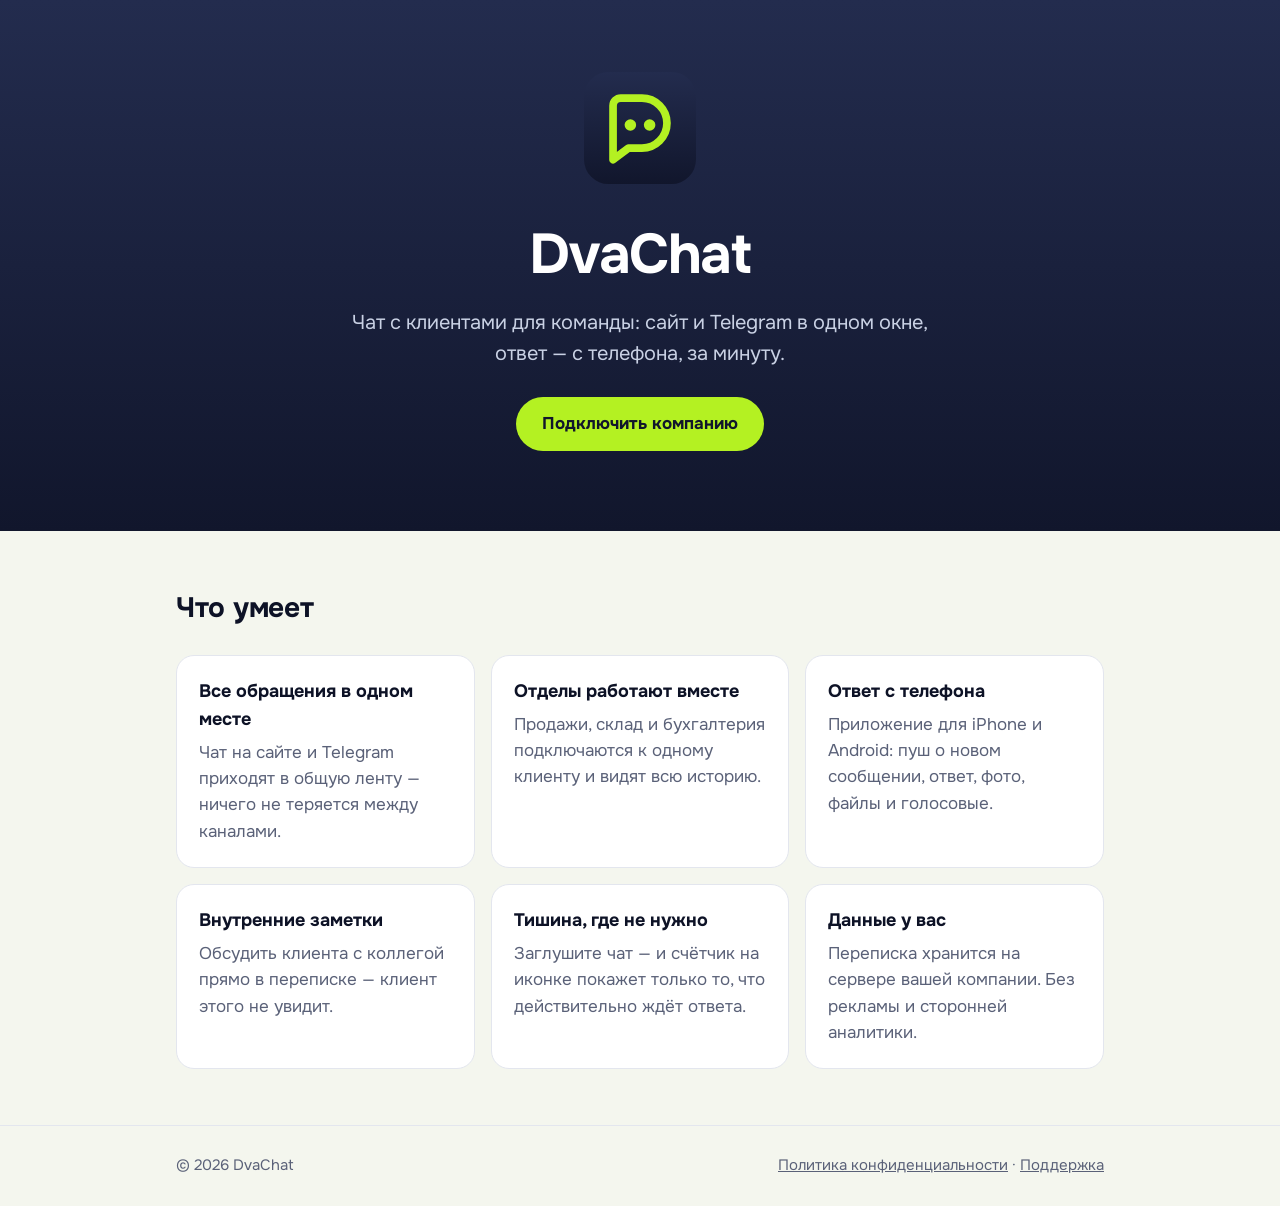
<file: index.html>
<!doctype html>
<html lang="ru">
<head>
<meta charset="utf-8">
<meta name="viewport" content="width=device-width, initial-scale=1">
<title>DvaChat — чат с клиентами</title>
<meta name="description" content="DvaChat — рабочее приложение менеджеров: чат на сайте и Telegram в одном окне, ответы с телефона, работа отделов над одним клиентом.">
<link rel="icon" href="/icon-small.svg" type="image/svg+xml">
<meta name="theme-color" content="#0D1226">
<link rel="preconnect" href="https://fonts.bunny.net">
<link rel="stylesheet" href="https://fonts.bunny.net/css?family=onest:400,500,700&display=swap">
<link rel="stylesheet" href="/style.css">
</head>
<body>
<header class="hero">
  <div class="wrap">
    <img src="/icon.svg" alt="">
    <h1>DvaChat</h1>
    <p>Чат с клиентами для команды: сайт и Telegram в одном окне, ответ — с телефона, за минуту.</p>
    <a class="cta" href="mailto:support@dvachat.ru?subject=DvaChat">Подключить компанию</a>
  </div>
</header>

<main>
<section>
  <div class="wrap">
    <h2>Что умеет</h2>
    <div class="grid">
      <div class="card"><h3>Все обращения в одном месте</h3><p>Чат на сайте и Telegram приходят в общую ленту — ничего не теряется между каналами.</p></div>
      <div class="card"><h3>Отделы работают вместе</h3><p>Продажи, склад и бухгалтерия подключаются к одному клиенту и видят всю историю.</p></div>
      <div class="card"><h3>Ответ с телефона</h3><p>Приложение для iPhone и Android: пуш о новом сообщении, ответ, фото, файлы и голосовые.</p></div>
      <div class="card"><h3>Внутренние заметки</h3><p>Обсудить клиента с коллегой прямо в переписке — клиент этого не увидит.</p></div>
      <div class="card"><h3>Тишина, где не нужно</h3><p>Заглушите чат — и счётчик на иконке покажет только то, что действительно ждёт ответа.</p></div>
      <div class="card"><h3>Данные у вас</h3><p>Переписка хранится на сервере вашей компании. Без рекламы и сторонней аналитики.</p></div>
    </div>
  </div>
</section>
</main>

<footer>
  <div class="wrap">
    <span>© 2026 DvaChat</span>
    <span><a href="/privacy/">Политика конфиденциальности</a> · <a href="mailto:support@dvachat.ru">Поддержка</a></span>
  </div>
</footer>
</body>
</html>
</file>
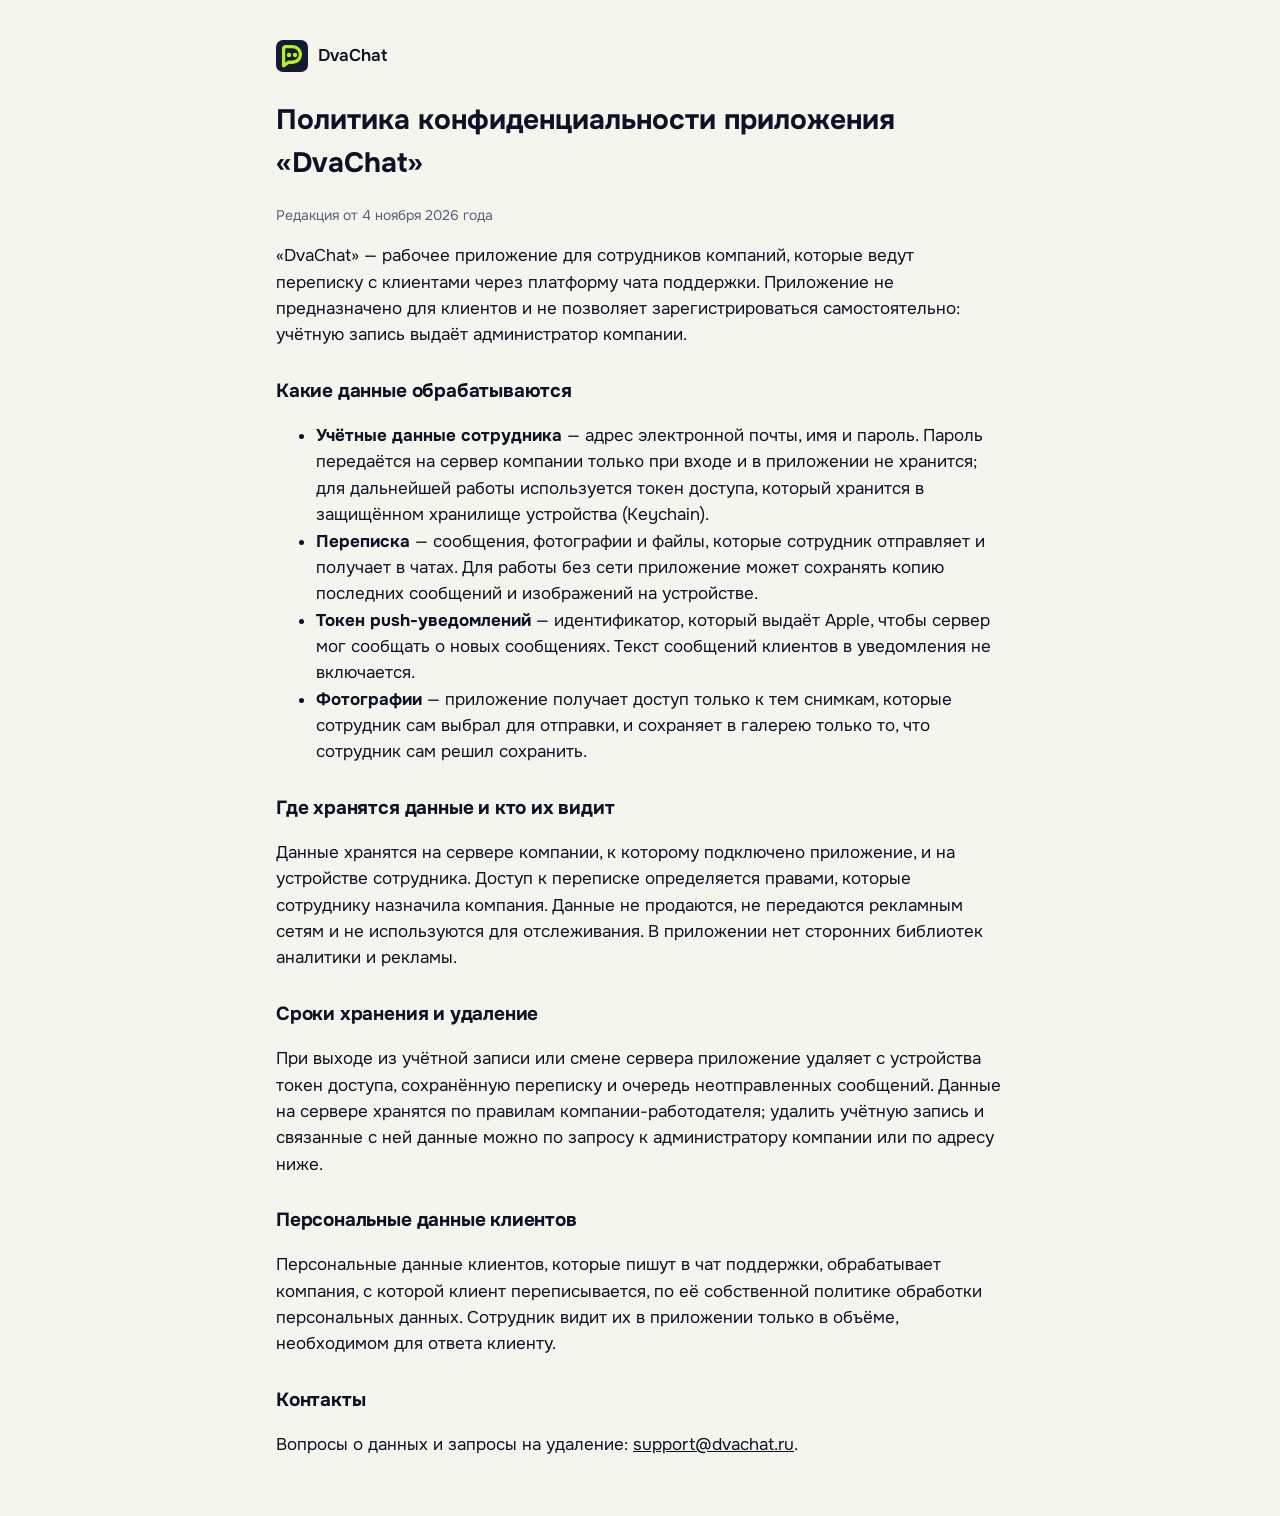
<file: privacy/index.html>
<!doctype html>
<html lang="ru">
<head>
<meta charset="utf-8">
<meta name="viewport" content="width=device-width, initial-scale=1">
<title>Политика конфиденциальности — DvaChat</title>
<link rel="icon" href="/icon-small.svg" type="image/svg+xml">
<meta name="theme-color" content="#0D1226">
<link rel="preconnect" href="https://fonts.bunny.net">
<link rel="stylesheet" href="https://fonts.bunny.net/css?family=onest:400,500,700&display=swap">
<link rel="stylesheet" href="/style.css">
</head>
<body>
<main class="wrap doc">
<a class="back" href="/"><img src="/icon-small.svg" alt="">DvaChat</a>
<h1>Политика конфиденциальности приложения «DvaChat»</h1>
<p class="meta">Редакция от 4 ноября 2026 года</p>

<p>«DvaChat» — рабочее приложение для сотрудников компаний, которые ведут переписку с клиентами через
платформу чата поддержки. Приложение не предназначено для клиентов и не позволяет зарегистрироваться
самостоятельно: учётную запись выдаёт администратор компании.</p>

<h2>Какие данные обрабатываются</h2>
<ul>
    <li><b>Учётные данные сотрудника</b> — адрес электронной почты, имя и пароль. Пароль передаётся на сервер
        компании только при входе и в приложении не хранится; для дальнейшей работы используется токен доступа,
        который хранится в защищённом хранилище устройства (Keychain).</li>
    <li><b>Переписка</b> — сообщения, фотографии и файлы, которые сотрудник отправляет и получает в чатах.
        Для работы без сети приложение может сохранять копию последних сообщений и изображений на устройстве.</li>
    <li><b>Токен push-уведомлений</b> — идентификатор, который выдаёт Apple, чтобы сервер мог сообщать о новых
        сообщениях. Текст сообщений клиентов в уведомления не включается.</li>
    <li><b>Фотографии</b> — приложение получает доступ только к тем снимкам, которые сотрудник сам выбрал для
        отправки, и сохраняет в галерею только то, что сотрудник сам решил сохранить.</li>
</ul>

<h2>Где хранятся данные и кто их видит</h2>
<p>Данные хранятся на сервере компании, к которому подключено приложение, и на устройстве сотрудника.
Доступ к переписке определяется правами, которые сотруднику назначила компания. Данные не продаются,
не передаются рекламным сетям и не используются для отслеживания. В приложении нет сторонних библиотек
аналитики и рекламы.</p>

<h2>Сроки хранения и удаление</h2>
<p>При выходе из учётной записи или смене сервера приложение удаляет с устройства токен доступа, сохранённую
переписку и очередь неотправленных сообщений. Данные на сервере хранятся по правилам компании-работодателя;
удалить учётную запись и связанные с ней данные можно по запросу к администратору компании или по адресу ниже.</p>

<h2>Персональные данные клиентов</h2>
<p>Персональные данные клиентов, которые пишут в чат поддержки, обрабатывает компания, с которой клиент
переписывается, по её собственной политике обработки персональных данных. Сотрудник видит их в приложении
только в объёме, необходимом для ответа клиенту.</p>

<h2>Контакты</h2>
<p>Вопросы о данных и запросы на удаление: <a href="mailto:support@dvachat.ru">support@dvachat.ru</a>.</p>
</main>
</body>
</html>
</file>
<file: style.css>
:root { --navy: #11162C; --navy2: #232C4E; --lime: #B4F122; --text: #0D1226; --muted: #5A6178; --bg: #F4F6EE; --card: #FFFFFF; --line: #E3E6EE; }
@media (prefers-color-scheme: dark) { :root { --text: #EEF1F7; --muted: #9AA3B5; --bg: #0D1226; --card: #141B33; --line: #222A47; } }
* { box-sizing: border-box; }
body { margin: 0; font: 17px/1.55 Onest, system-ui, -apple-system, "Segoe UI", Roboto, sans-serif; color: var(--text); background: var(--bg); }
a { color: inherit; }
.wrap { max-width: 960px; margin: 0 auto; padding: 0 16px; }
header.hero { background: linear-gradient(180deg, var(--navy2), var(--navy)); color: #fff; padding: 72px 0 80px; text-align: center; }
.hero img { width: 112px; height: 112px; }
.hero h1 { font-size: clamp(36px, 7vw, 56px); font-weight: 700; margin: 20px 0 8px; letter-spacing: -0.025em; }
.hero p { font-size: 20px; color: #C9D1E4; max-width: 620px; margin: 0 auto; }
.hero .cta { display: inline-block; margin-top: 28px; padding: 14px 26px; border-radius: 999px; background: var(--lime); color: var(--navy); font-weight: 700; text-decoration: none; }
section { padding: 56px 0; }
h2 { font-size: 28px; margin: 0 0 24px; letter-spacing: -0.01em; }
.grid { display: grid; grid-template-columns: repeat(auto-fit, minmax(240px, 1fr)); gap: 16px; }
.card { background: var(--card); border: 1px solid var(--line); border-radius: 18px; padding: 22px; }
.card h3 { margin: 0 0 6px; font-size: 18px; }
.card p { margin: 0; color: var(--muted); }
footer { border-top: 1px solid var(--line); padding: 28px 0; color: var(--muted); font-size: 15px; }
footer .wrap { display: flex; flex-wrap: wrap; gap: 8px 24px; justify-content: space-between; }
.doc { max-width: 760px; padding-top: 40px; padding-bottom: 40px; }
.doc h1 { font-size: 28px; } .doc h2 { font-size: 19px; margin: 28px 0 8px; }
.meta { color: var(--muted); font-size: 14px; }
.back { display: inline-flex; align-items: center; gap: 10px; text-decoration: none; font-weight: 600; }
.back img { width: 32px; height: 32px; }
</file>
